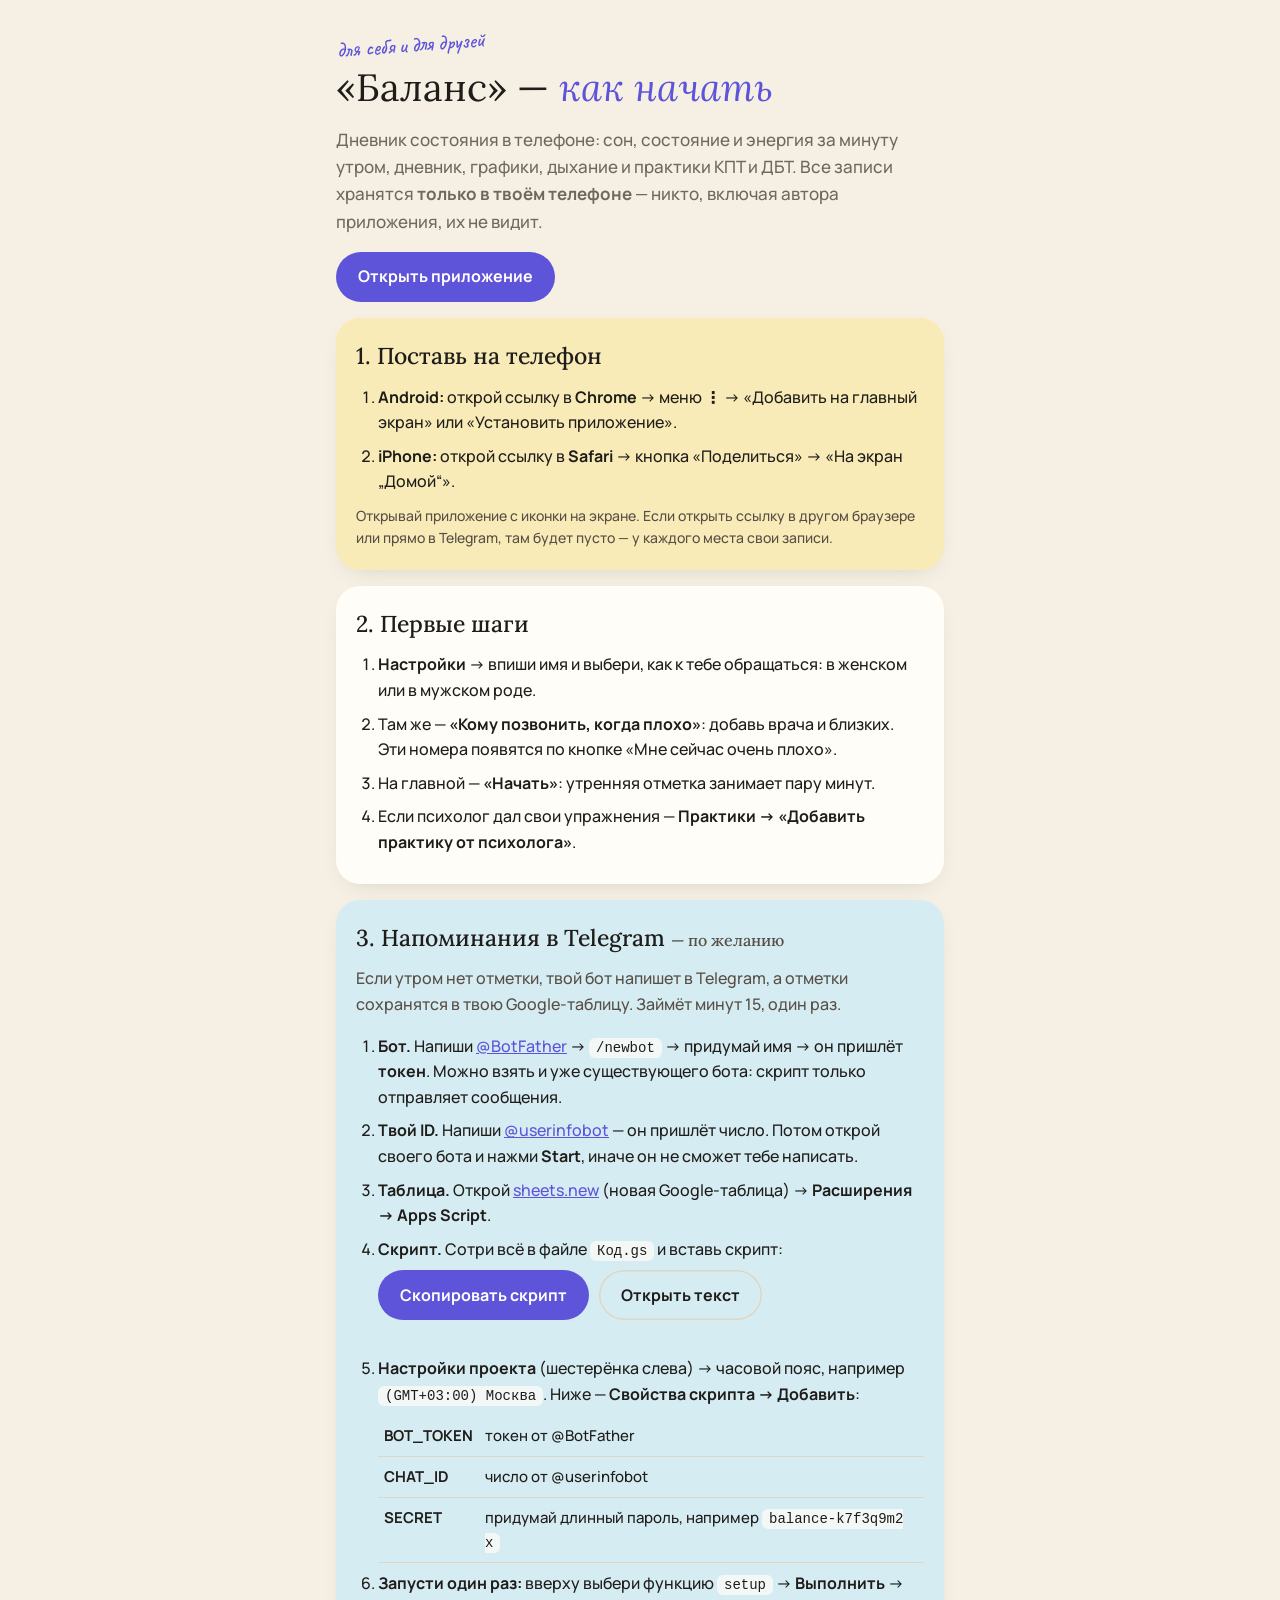
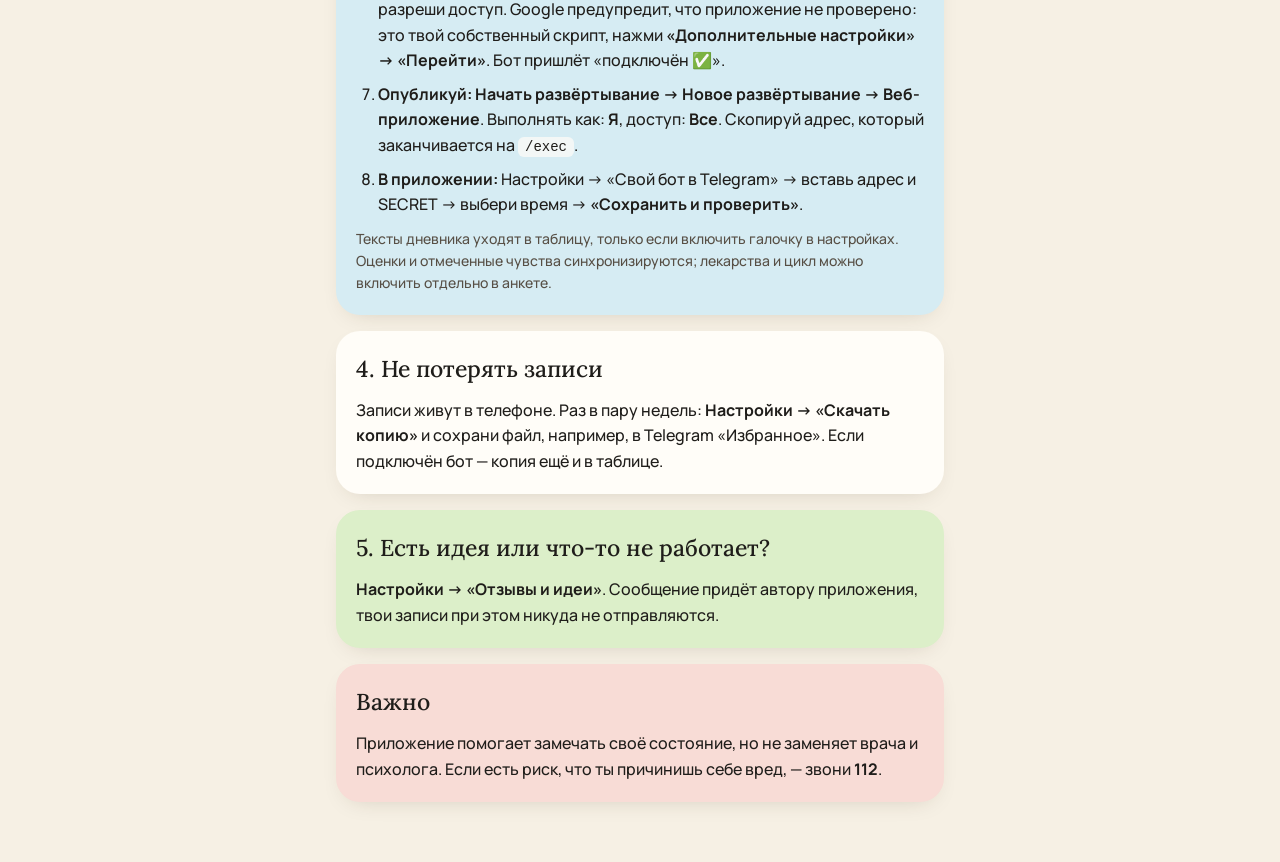
<file: guide.html>
<!doctype html>
<html lang="ru">
<head>
  <meta charset="utf-8">
  <meta name="viewport" content="width=device-width, initial-scale=1, viewport-fit=cover">
  <meta name="robots" content="noindex, nofollow">
  <title>Баланс — как начать</title>
  <link rel="icon" href="icons/icon.svg" type="image/svg+xml">
  <link rel="preconnect" href="https://fonts.googleapis.com">
  <link rel="preconnect" href="https://fonts.gstatic.com" crossorigin>
  <link rel="stylesheet" href="https://fonts.googleapis.com/css2?family=Caveat:wght@600&family=Lora:ital,wght@0,400;0,500;1,400&family=Manrope:wght@500;600;700&display=swap">
  <style>
    :root {
      --bg: #F6F0E4; --surface: #FFFDF8; --surface-2: #EDE5D6; --text: #1F1D1A; --muted: #6F685E;
      --line: #E0D6C4; --accent: #5E54D9; --accent-ink: #fff; --accent-soft: #E7E3FA;
      --p-yellow: #F8EBB8; --p-blue: #D6ECF3; --p-pink: #F8DCD6; --p-green: #DCEFC9;
      color-scheme: light;
    }
    @media (prefers-color-scheme: dark) {
      :root { --bg: #1B1A1F; --surface: #26252B; --surface-2: #312F37; --text: #F2EEE6; --muted: #A7A097; --line: #3A3841; --accent: #A79CFF; --accent-ink: #17161C; --accent-soft: #35304D; color-scheme: dark; }
    }
    * { box-sizing: border-box; }
    body { margin: 0; background: var(--bg); color: var(--text); font: 500 16px/1.6 "Manrope", system-ui, sans-serif; -webkit-font-smoothing: antialiased; }
    main { max-width: 640px; margin: 0 auto; padding: 28px 16px 60px; }
    h1 { font-family: "Lora", Georgia, serif; font-weight: 400; font-size: 38px; line-height: 1.1; margin: 4px 0 12px; }
    h1 em { color: var(--accent); }
    h2 { font-family: "Lora", Georgia, serif; font-weight: 500; font-size: 23px; margin: 0 0 10px; }
    .hand { font-family: "Caveat", cursive; font-size: 22px; color: var(--accent); display: inline-block; transform: rotate(-4deg); }
    .lead { color: var(--muted); font-size: 17px; }
    section { background: var(--surface); border-radius: 24px; padding: 20px; margin-top: 16px; box-shadow: 0 8px 24px -14px rgba(60, 45, 20, .25); }
    section.pastel { color: #1F1D1A; }
    section.pastel .muted { color: #574F45; }
    .yellow { background: var(--p-yellow); } .blue { background: var(--p-blue); } .pink { background: var(--p-pink); } .green { background: var(--p-green); }
    ol { margin: 0; padding-left: 22px; } li { margin: 8px 0; }
    .muted { color: var(--muted); }
    .btn { display: inline-flex; align-items: center; justify-content: center; gap: 8px; min-height: 50px; padding: 0 22px; border: 0; border-radius: 999px; background: var(--accent); color: var(--accent-ink); font: inherit; font-weight: 700; text-decoration: none; cursor: pointer; }
    .btn.ghost { background: transparent; color: inherit; box-shadow: inset 0 0 0 1.5px var(--line); }
    .row { display: flex; gap: 10px; flex-wrap: wrap; margin-top: 14px; }
    code { background: var(--surface-2); padding: 2px 7px; border-radius: 6px; font-size: 14px; word-break: break-all; }
    section.pastel code { background: rgba(255, 253, 248, .7); }
    table { width: 100%; border-collapse: collapse; font-size: 15px; margin-top: 8px; }
    td { padding: 8px 6px; border-bottom: 1px solid var(--line); vertical-align: top; }
    td:first-child { white-space: nowrap; font-weight: 700; }
    .step { font-weight: 700; }
    .note { font-size: 14px; color: var(--muted); margin: 10px 0 0; }
    .status { font-size: 14px; min-height: 20px; margin: 8px 0 0; }
    a { color: var(--accent); }
  </style>
</head>
<body>
<main>
  <span class="hand">для себя и для друзей</span>
  <h1>«Баланс» — <em>как начать</em></h1>
  <p class="lead">Дневник состояния в телефоне: сон, состояние и энергия за минуту утром, дневник, графики, дыхание и практики КПТ и ДБТ. Все записи хранятся <b>только в твоём телефоне</b> — никто, включая автора приложения, их не видит.</p>
  <div class="row"><a class="btn" href="./">Открыть приложение</a></div>

  <section class="pastel yellow">
    <h2>1. Поставь на телефон</h2>
    <ol>
      <li><span class="step">Android:</span> открой ссылку в <b>Chrome</b> → меню <b>⋮</b> → «Добавить на главный экран» или «Установить приложение».</li>
      <li><span class="step">iPhone:</span> открой ссылку в <b>Safari</b> → кнопка «Поделиться» → «На экран „Домой“».</li>
    </ol>
    <p class="note muted">Открывай приложение с иконки на экране. Если открыть ссылку в другом браузере или прямо в Telegram, там будет пусто — у каждого места свои записи.</p>
  </section>

  <section>
    <h2>2. Первые шаги</h2>
    <ol>
      <li><b>Настройки</b> → впиши имя и выбери, как к тебе обращаться: в женском или в мужском роде.</li>
      <li>Там же — <b>«Кому позвонить, когда плохо»</b>: добавь врача и близких. Эти номера появятся по кнопке «Мне сейчас очень плохо».</li>
      <li>На главной — <b>«Начать»</b>: утренняя отметка занимает пару минут.</li>
      <li>Если психолог дал свои упражнения — <b>Практики → «Добавить практику от психолога»</b>.</li>
    </ol>
  </section>

  <section class="pastel blue" id="bot">
    <h2>3. Напоминания в Telegram <span class="muted" style="font-size:16px">— по желанию</span></h2>
    <p class="muted" style="margin-top:0">Если утром нет отметки, твой бот напишет в Telegram, а отметки сохранятся в твою Google-таблицу. Займёт минут 15, один раз.</p>
    <ol>
      <li><b>Бот.</b> Напиши <a href="https://t.me/BotFather">@BotFather</a> → <code>/newbot</code> → придумай имя → он пришлёт <b>токен</b>. Можно взять и уже существующего бота: скрипт только отправляет сообщения.</li>
      <li><b>Твой ID.</b> Напиши <a href="https://t.me/userinfobot">@userinfobot</a> — он пришлёт число. Потом открой своего бота и нажми <b>Start</b>, иначе он не сможет тебе написать.</li>
      <li><b>Таблица.</b> Открой <a href="https://sheets.new">sheets.new</a> (новая Google-таблица) → <b>Расширения → Apps Script</b>.</li>
      <li><b>Скрипт.</b> Сотри всё в файле <code>Код.gs</code> и вставь скрипт:
        <div class="row" style="margin-top:8px">
          <button class="btn" id="copy">Скопировать скрипт</button>
          <a class="btn ghost" href="share/balance-bot.txt" target="_blank">Открыть текст</a>
        </div>
        <p class="status" id="copy-status"></p>
      </li>
      <li><b>Настройки проекта</b> (шестерёнка слева) → часовой пояс, например <code>(GMT+03:00) Москва</code>. Ниже — <b>Свойства скрипта → Добавить</b>:
        <table>
          <tr><td>BOT_TOKEN</td><td>токен от @BotFather</td></tr>
          <tr><td>CHAT_ID</td><td>число от @userinfobot</td></tr>
          <tr><td>SECRET</td><td>придумай длинный пароль, например <code>balance-k7f3q9m2x</code></td></tr>
        </table>
      </li>
      <li><b>Запусти один раз:</b> вверху выбери функцию <code>setup</code> → <b>Выполнить</b> → разреши доступ. Google предупредит, что приложение не проверено: это твой собственный скрипт, нажми <b>«Дополнительные настройки» → «Перейти»</b>. Бот пришлёт «подключён ✅».</li>
      <li><b>Опубликуй:</b> <b>Начать развёртывание → Новое развёртывание → Веб-приложение</b>. Выполнять как: <b>Я</b>, доступ: <b>Все</b>. Скопируй адрес, который заканчивается на <code>/exec</code>.</li>
      <li><b>В приложении:</b> Настройки → «Свой бот в Telegram» → вставь адрес и SECRET → выбери время → <b>«Сохранить и проверить»</b>.</li>
    </ol>
    <p class="note muted">Тексты дневника уходят в таблицу, только если включить галочку в настройках. Оценки и отмеченные чувства синхронизируются; лекарства и цикл можно включить отдельно в анкете.</p>
  </section>

  <section>
    <h2>4. Не потерять записи</h2>
    <p style="margin:0">Записи живут в телефоне. Раз в пару недель: <b>Настройки → «Скачать копию»</b> и сохрани файл, например, в Telegram «Избранное». Если подключён бот — копия ещё и в таблице.</p>
  </section>

  <section class="pastel green">
    <h2>5. Есть идея или что-то не работает?</h2>
    <p style="margin:0"><b>Настройки → «Отзывы и идеи»</b>. Сообщение придёт автору приложения, твои записи при этом никуда не отправляются.</p>
  </section>

  <section class="pastel pink">
    <h2>Важно</h2>
    <p style="margin:0">Приложение помогает замечать своё состояние, но не заменяет врача и психолога. Если есть риск, что ты причинишь себе вред, — звони <b>112</b>.</p>
  </section>
</main>
<script>
  // Копируем текст скрипта в буфер обмена, чтобы вставить его в Apps Script
  document.getElementById('copy').onclick = async () => {
    const status = document.getElementById('copy-status');
    try {
      const text = await fetch('share/balance-bot.txt', { cache: 'no-cache' }).then((r) => {
        if (!r.ok) throw new Error(r.status);
        return r.text();
      });
      await navigator.clipboard.writeText(text);
      status.textContent = 'Скопировано ✓ Теперь вставь в Apps Script.';
    } catch (e) {
      status.textContent = 'Не получилось скопировать — нажми «Открыть текст», выдели всё и скопируй.';
    }
  };
</script>
</body>
</html>
</file>
